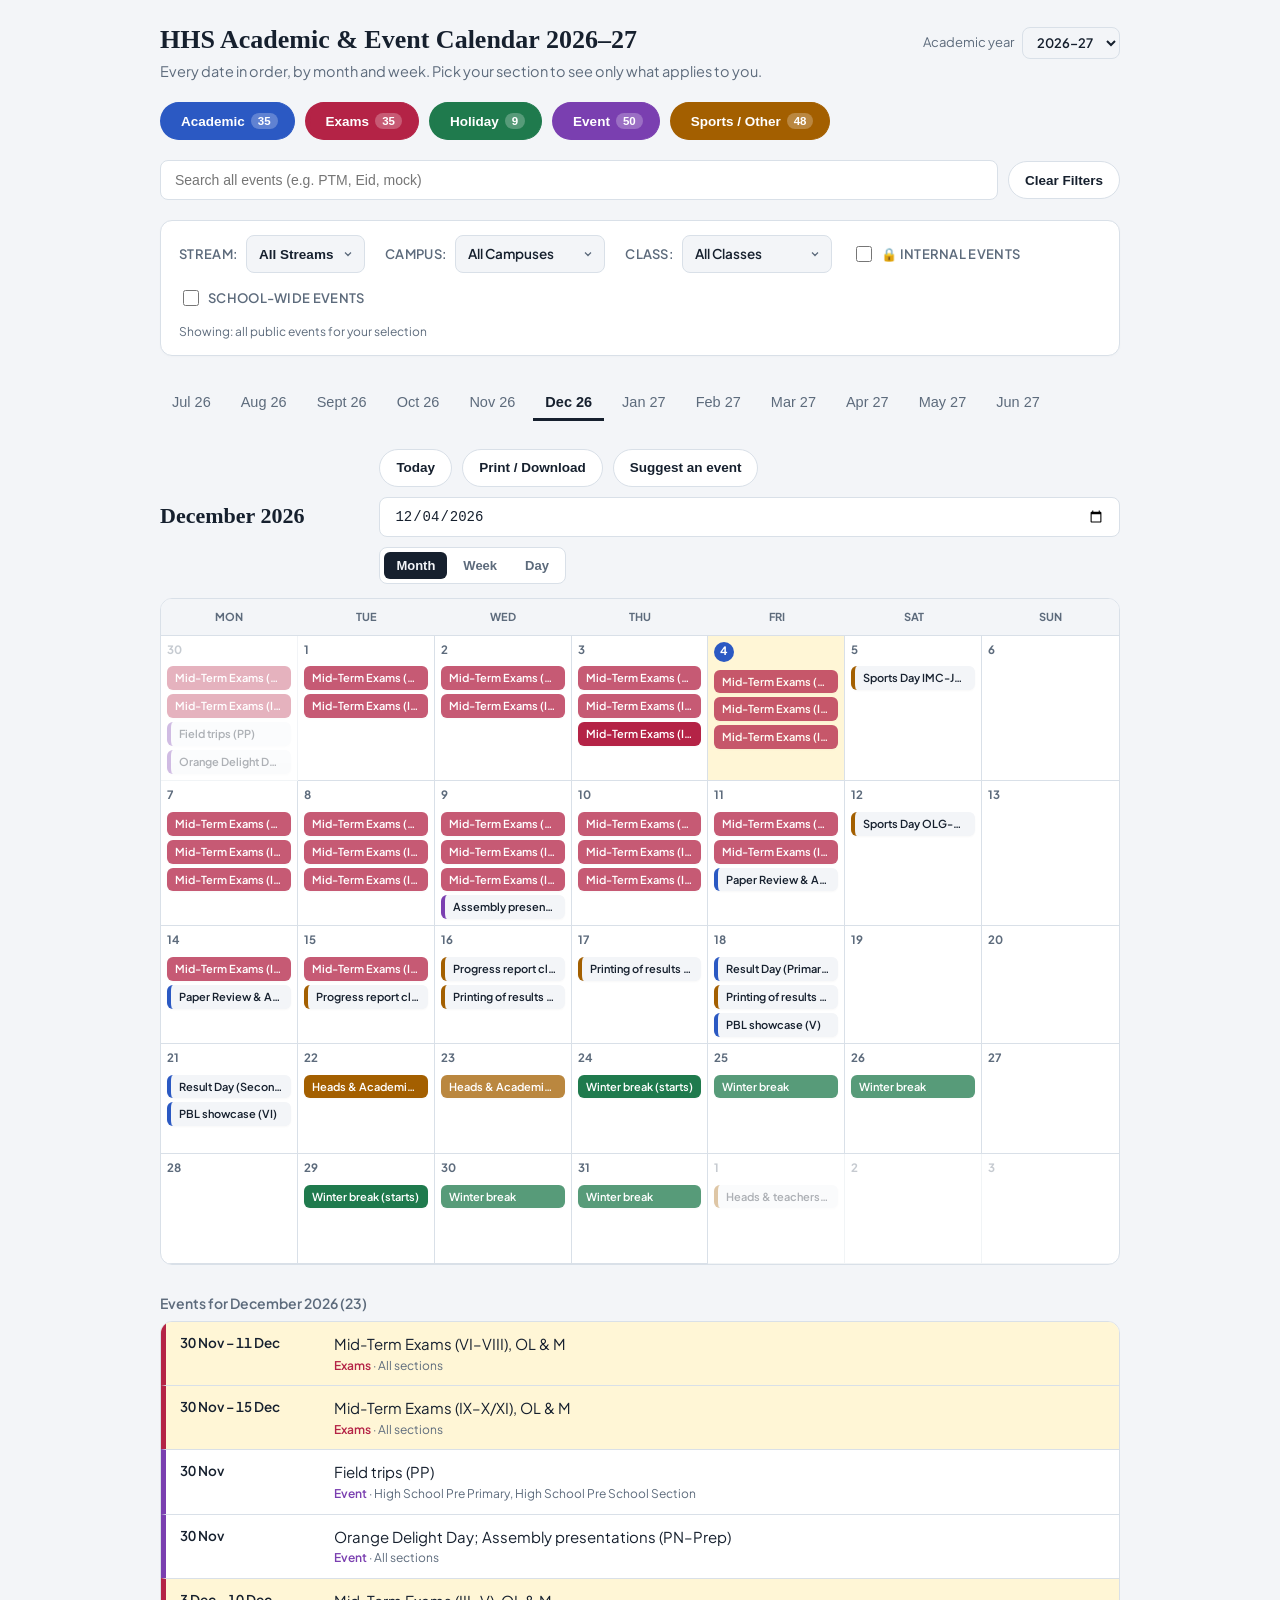
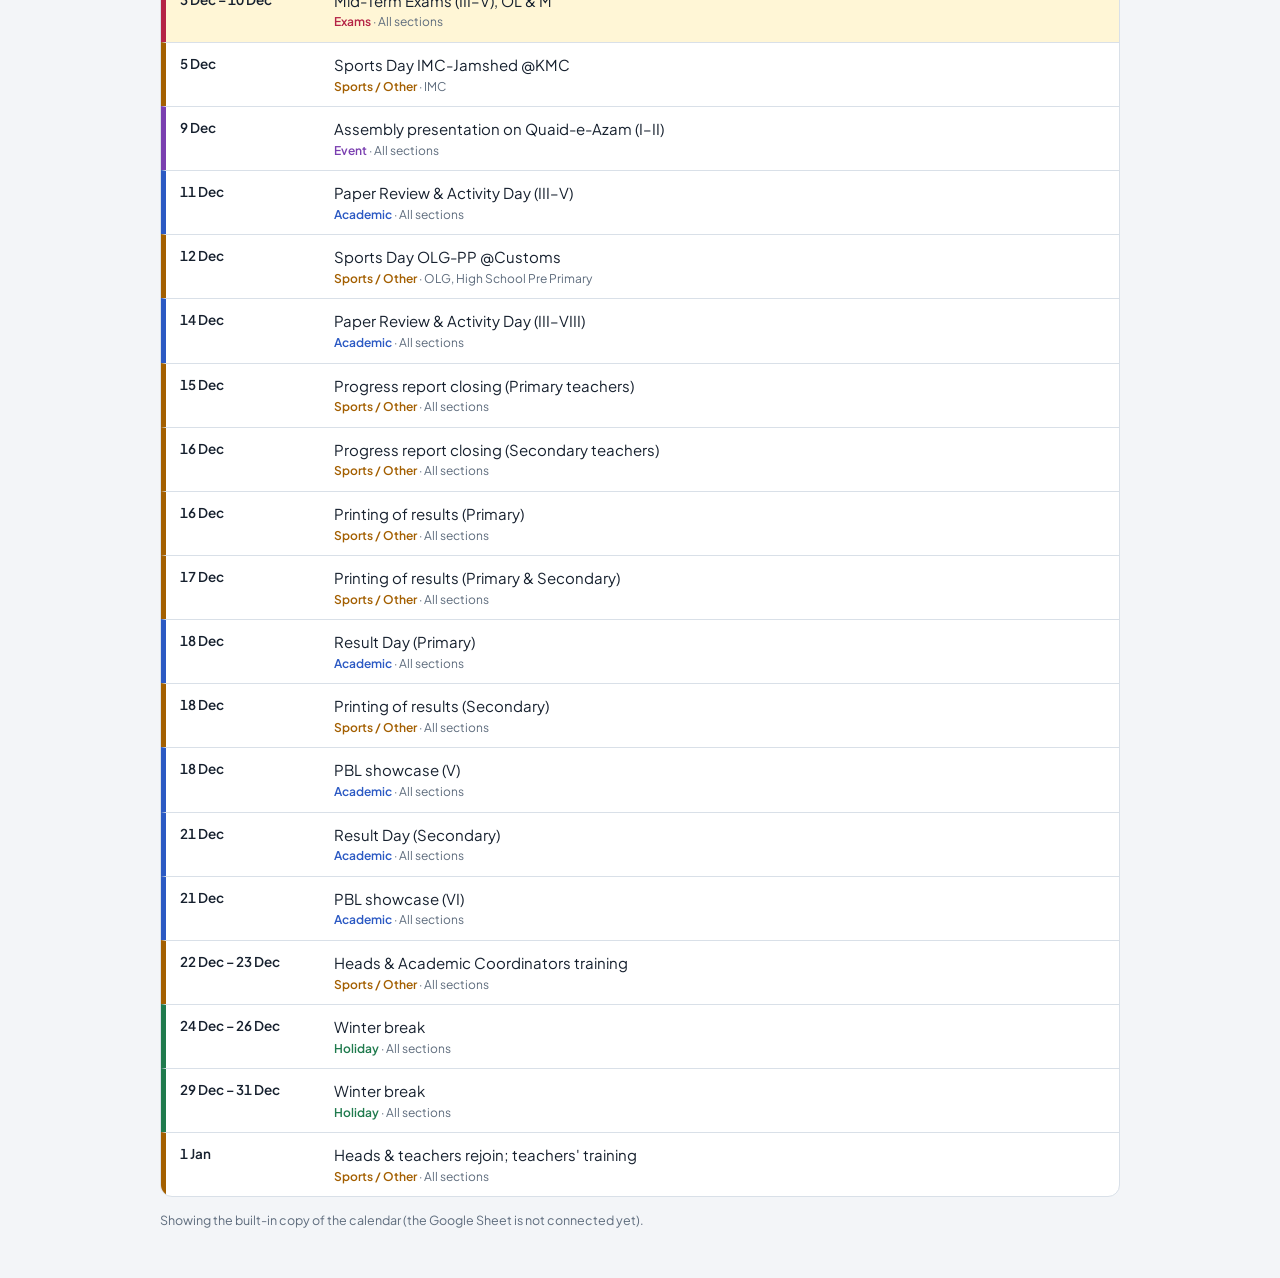
<file: index.html>
<!doctype html>
<!--
 HHS CALENDAR (Google Sheet edition) : FILE MAP. See README.md for the full guide.
   index.html        this page: the layout (headings, buttons, empty boxes)
   css/styles.css    look and feel (colours, sizes)
   js/app.js         the program, in numbered STEPs
   config.js         YOUR SETTINGS: the Google Sheet link and the optional "Suggest an event" link
   data/fallback.js  a built-in copy of the events, used only if the sheet cannot be reached
-->
<html lang="en">
<head>
<meta charset="utf-8">
<meta name="viewport" content="width=device-width, initial-scale=1, viewport-fit=cover">
<title>HHS Academic & Event Calendar</title>
<link href="https://fonts.googleapis.com/css2?family=Plus+Jakarta+Sans:wght@400;500;600;700;800&display=swap" rel="stylesheet">
<link rel="stylesheet" href="css/styles.css">
<!-- SETTINGS and the built-in fallback copy of the events (the live events come from your Google Sheet). -->
<script src="config.js"></script>
<script src="data/fallback.js"></script>
</head>
<!-- PART B: PAGE LAYOUT. These are the visible blocks of the page, from top to bottom: heading, type filter chips, search box, Stream/Campus/Class dropdowns, month tabs, buttons row, calendar grid, event list. Some boxes are empty here (cats, cal, overview) because the program in PART C fills them. -->
<body>
<main>
  <!-- Top Heading -->
  <div class="titlebar"><h1 id="ttl">HHS Academic & Event Calendar</h1><label class="yr">Academic year <select id="yrSel" aria-label="Academic year"></select></label></div>
  <p class="sub">Every date in order, by month and week. Pick your section to see only what applies to you.</p>

  <!-- Category Filter Pills with Dynamic Numbers -->
  <div class="bar" id="cats"></div>

  <!-- Search with Live Autocomplete Suggestions -->
  <div class="bar">
    <div class="search-wrapper">
      <input type="search" id="q" placeholder="Search all events (e.g. PTM, Eid, mock)" aria-label="Search events" autocomplete="off">
      <div class="suggestions-dropdown" id="suggestionsBox"></div>
    </div>
    <button class="chip" id="clrBtn">Clear Filters</button>
  </div>

  <!-- Dropdown Filters Bar -->
  <div class="dropdown-bar">
    <div class="filter-item">
      <label>Stream:</label>
      <select id="stSel" class="compact-select">
        <option value="ALL">All Streams</option>
        <option value="OL">O Level</option>
        <option value="M">Matric</option>
      </select>
    </div>
    <div class="filter-item">
      <label>Campus:</label>
      <div class="ms" id="cpSel"></div>
    </div>
    <div class="filter-item">
      <label>Class:</label>
      <div class="ms" id="lvSel"></div>
    </div>
      <div class="filter-item"><label class="chk"><input type="checkbox" id="intChk"> 🔒 Internal events</label></div>
  <div class="filter-item"><label class="chk" title="Events that do not name a class"><input type="checkbox" id="wideChk"> School-wide events</label></div>
   <div class="filter-item" style="flex-basis:100%"><span id="viewHint" class="chk-hint"></span></div>
      </div>

  <!-- Sticky Month Navigation Tabs -->
  <div class="tabs" id="monthTabs"></div>

  <!-- Calendar Controls Bar -->
  <div class="cal-controls">
    <h2 class="month-heading" id="mHeading"></h2>
    <div class="cal-actions">
      <button class="chip" data-act="today">Today</button>
      <button class="chip" data-act="print">Print / Download</button>
      <button class="chip" id="sugBtn" type="button"> Suggest an event </button>
      <input type="date" id="directDatePicker" aria-label="Select direct date">
      <div class="view-picker" id="viewPicker">
        <button class="view-btn active" data-v="month">Month</button>
        <button class="view-btn" data-v="week">Week</button>
        <button class="view-btn" data-v="day">Day</button>
      </div>
    </div>
  </div>

  <!-- Calendar Grid Display -->
  <div class="scroll"><div id="cal"></div></div>

  <!-- Detailed Event List Overview -->
  <div id="overview"></div>
  <p class="foot" id="srcNote"></p>
</main>

<dialog id="dlg"></dialog>
<div id="printArea"></div>

<script src="js/app.js"></script>
</body>
</html>
</file>
<file: css/styles.css>
/* PART A: LOOK AND FEEL. Only controls appearance (colours, sizes, spacing). To change a colour, edit the :root { } list at the top. */
:root {
  --bg: #f3f5f8;
  --card: #ffffff;
  --ink: #16202e;
  --mute: #5d6b7c;
  --line: #d9e0e8;
  
  /* Category Colors */
  --A: #2b59c3; /* Academic - Blue */
  --X: #b42346; /* Exams - Red */
  --H: #1f7a4d; /* Holiday - Green */
  --E: #7a3fb0; /* Event - Purple */
  --S: #a35f00; /* Sports/Other - Amber */
  --now: #fff6d6;

  box-sizing: border-box;
}

@media (prefers-color-scheme: dark) {
  :root:not([data-theme=light]) {
    --bg: #0e1520; --card: #161f2c; --ink: #e8edf3; --mute: #93a1b2; --line: #2a3646;
    --A: #7ea2ff; --X: #ff7d99; --H: #57c48c; --E: #c39bf0; --S: #f0b04a; --now: #3a3416;
  }
}

* { box-sizing: border-box; -webkit-tap-highlight-color: transparent; }
body {
  margin: 0;
  background: var(--bg);
  color: var(--ink);
  font: 15px/1.45 'Plus Jakarta Sans', system-ui, -apple-system, Segoe UI, Roboto, sans-serif;
  padding: 24px 16px 48px;
}
main { max-width: 960px; margin: 0 auto; }

/* Top Heading */
h1 { font: 700 26px/1.2 Georgia, 'Times New Roman', serif; margin: 0 0 6px; color: var(--ink); }
.sub { color: var(--mute); margin: 0 0 20px; font-size: 14.5px; }

/* Filter Bar & Chips */
.bar { display: flex; flex-wrap: wrap; gap: 10px; margin: 12px 0 20px; align-items: center; position: relative; }
.chip {
  border: 1px solid var(--line); background: var(--card); border-radius: 99px;
  padding: 8px 16px; cursor: pointer; font-size: 13.5px; font-weight: 600; color: var(--ink);
  transition: all 0.15s ease; display: inline-flex; align-items: center; justify-content: center; gap: 6px;
  min-height: 38px;
}
.chip[aria-pressed=true] { background: var(--ink); color: var(--bg); border-color: var(--ink); }
.cat { border-left: 5px solid var(--c); }
.cat[aria-pressed=true] { background: var(--c); border-color: var(--c); color: #ffffff; }
.cat-count {
  background: rgba(0,0,0,0.08); padding: 2px 7px; border-radius: 12px; font-size: 11.5px; font-weight: 700;
}
.cat[aria-pressed=true] .cat-count {
  background: rgba(255,255,255,0.25); color: #ffffff;
}

/* Search Wrapper & Autocomplete Suggestions Dropdown */
.search-wrapper { position: relative; flex: 1; min-width: 240px; }
input[type=search], input[type=date] {
  width: 100%; border: 1px solid var(--line); background: var(--card);
  border-radius: 8px; padding: 9px 14px; font-size: 14px; color: var(--ink); outline: none;
  min-height: 40px;
}
input[type=search]:focus, input[type=date]:focus { border-color: var(--A); box-shadow: 0 0 0 3px rgba(43,89,195,0.15); }

.suggestions-dropdown {
  position: absolute; top: 100%; left: 0; right: 0; margin-top: 4px;
  background: var(--card); border: 1px solid var(--line); border-radius: 10px;
  box-shadow: 0 8px 24px rgba(0,0,0,0.12); z-index: 100; max-height: 280px; overflow-y: auto;
  display: none;
}
.suggestions-dropdown.open { display: block; }
.suggestion-item {
  padding: 10px 14px; border-bottom: 1px solid var(--line); cursor: pointer;
  display: flex; justify-content: space-between; align-items: center; gap: 10px; font-size: 13px;
  transition: background 0.1s ease;
}
.suggestion-item:last-child { border-bottom: none; }
.suggestion-item:hover { background: var(--bg); }
.suggestion-title { font-weight: 600; color: var(--ink); flex: 1; white-space: nowrap; overflow: hidden; text-overflow: ellipsis; }
.suggestion-meta { font-size: 11.5px; color: var(--mute); display: flex; align-items: center; gap: 8px; flex-shrink: 0; }
.suggestion-tag { padding: 2px 6px; border-radius: 4px; background: var(--c); color: #fff; font-size: 10px; font-weight: 700; }

/* Dropdown Filters Row */
.dropdown-bar {
  display: flex; flex-wrap: wrap; gap: 14px 20px; margin-bottom: 22px;
  background: var(--card); padding: 14px 18px; border-radius: 12px; border: 1px solid var(--line);
  align-items: center; box-shadow: 0 1px 3px rgba(0,0,0,0.02);
}
.filter-item { display: flex; align-items: center; gap: 8px; }
.filter-item label { font-weight: 600; font-size: 13px; color: var(--mute); text-transform: uppercase; letter-spacing: 0.3px; }
select.compact-select {
  background: var(--bg); border: 1px solid var(--line); border-radius: 8px;
  padding: 8px 30px 8px 12px; font-weight: 600; font-size: 13.5px; color: var(--ink);
  -webkit-appearance: none; appearance: none; min-height: 38px;
  background-image: url("data:image/svg+xml,%3Csvg xmlns='http://www.w3.org/2000/svg' width='12' height='12' viewBox='0 0 24 24' fill='none' stroke='%235d6b7c' stroke-width='2.5'%3E%3Cpolyline points='6 9 12 15 18 9'%3E%3C/polyline%3E%3C/svg%3E");
  background-repeat: no-repeat; background-position: right 10px center; cursor: pointer;
}

/* Horizontal Month Tabs */
.tabs {
  display: flex; gap: 6px; overflow-x: auto; padding: 8px 0; margin-bottom: 20px;
  position: sticky; top: 0; background: var(--bg); z-index: 2;
}
.tabs button {
  flex: none; border: 0; border-bottom: 3px solid transparent; background: none;
  padding: 8px 12px; cursor: pointer; color: var(--mute); font-size: 14.5px; font-weight: 500;
}
.tabs button[aria-selected=true] { border-color: var(--ink); color: var(--ink); font-weight: 700; }

/* Calendar Controls Bar */
.cal-controls {
  display: flex; justify-content: space-between; align-items: center; margin-bottom: 14px; flex-wrap: wrap; gap: 12px;
}
.cal-actions { display: flex; align-items: center; gap: 10px; flex-wrap: wrap; }
.view-picker { display: flex; gap: 4px; background: var(--card); border: 1px solid var(--line); border-radius: 8px; padding: 4px; }
.view-btn { border: none; background: transparent; padding: 6px 12px; font-size: 13px; font-weight: 600; border-radius: 6px; cursor: pointer; color: var(--mute); }
.view-btn.active { background: var(--ink); color: var(--bg); }

/* Calendar Heading */
h2.month-heading { font: 700 22px Georgia, serif; margin: 0; color: var(--ink); }

/* Calendar Layout Grid */
.scroll { overflow-x: auto; border: 1px solid var(--line); border-radius: 12px; background: var(--card); margin-bottom: 28px; }
.grid { display: grid; grid-template-columns: repeat(7, minmax(110px, 1fr)); }
.grid-week { grid-template-columns: repeat(7, minmax(110px, 1fr)); }
.grid-day { grid-template-columns: 1fr; }

.dh { padding: 10px; font-weight: 700; font-size: 11px; text-transform: uppercase; color: var(--mute); border-bottom: 1px solid var(--line); background: var(--bg); text-align: center; }
.day { min-height: 110px; padding: 6px; border-right: 1px solid var(--line); border-bottom: 1px solid var(--line); display: flex; flex-direction: column; gap: 4px; position: relative; }
.day:nth-child(7n) { border-right: 0; }
.day.out { opacity: 0.35; }
.day.today { background: var(--now); }
.dn { font-size: 11.5px; font-weight: 700; color: var(--mute); margin-bottom: 4px; }
.today .dn b { background: var(--A); color: #fff; border-radius: 50%; width: 20px; height: 20px; display: inline-flex; align-items: center; justify-content: center; }

/* Calendar Event Pills */
.event-pill {
  padding: 4px 8px; border-radius: 6px; background: var(--bg);
  border-left: 4px solid var(--c); font-size: 11px; font-weight: 600;
  color: var(--ink); white-space: nowrap; overflow: hidden; text-overflow: ellipsis;
  cursor: pointer; box-shadow: 0 1px 2px rgba(0,0,0,0.03); transition: background 0.15s ease;
}
.event-pill:hover { background: var(--line); }
.event-pill.span-cont {
  background: var(--c); color: #ffffff; border-left: none;
}

/* Event List Overview */
h3 { font-size: 14px; color: var(--mute); margin: 20px 0 8px; font-weight: 600; }
ul { list-style: none; margin: 0; padding: 0; background: var(--card); border: 1px solid var(--line); border-radius: 12px; overflow: hidden; }
li { display: grid; grid-template-columns: 140px 1fr; gap: 2px 14px; padding: 11px 14px; border-left: 5px solid var(--c); border-top: 1px solid var(--line); }
li:first-child { border-top: 0; }
li.on { background: var(--now); }
.d { font-weight: 600; font-variant-numeric: tabular-nums; font-size: 13.5px; }
.m { grid-column: 2; font-size: 12px; color: var(--mute); }
.m b { color: var(--c); font-weight: 600; }
.none { color: var(--mute); margin: 0; font-size: 13.5px; }

@media(max-width: 520px) {
  li { grid-template-columns: 1fr; }
  .m { grid-column: 1; }
}

/* ===== ADD-ONS: dialogs, print, buttons ===== */
dialog{border:1px solid var(--line);border-radius:14px;background:var(--card);color:var(--ink);width:min(560px,calc(100% - 24px));padding:18px 20px;max-height:90vh;overflow:auto}
dialog::backdrop{background:rgba(0,0,0,.45)}
dialog h3{margin:0 0 10px;font-size:19px}.hint{font-size:12.5px;color:var(--mute);margin:6px 0}
.f{display:grid;gap:4px;margin-bottom:10px}.f label,dialog label{font-size:13px}.f2{display:grid;grid-template-columns:1fr 1fr;gap:10px}
dialog input:not([type=checkbox]),dialog select{font:inherit;color:inherit;background:var(--bg);border:1px solid var(--line);border-radius:8px;padding:8px 10px;width:100%}
.checks{display:flex;flex-wrap:wrap;gap:4px 14px;max-height:120px;overflow:auto}.checks label{display:flex;gap:5px;align-items:center}
.acts{display:flex;flex-wrap:wrap;gap:8px;justify-content:flex-end;margin-top:12px}dialog hr{border:0;border-top:1px solid var(--line);margin:16px 0 4px}
.del{color:var(--X);margin-left:8px;padding:2px 8px;font-size:12px}.mine{font-size:11px;color:var(--E);font-style:normal;border:1px solid var(--E);border-radius:10px;padding:0 6px}
#printArea{display:none}
dialog h4{margin:16px 0 6px;font-size:14px}.rv{overflow:auto;max-height:55vh;border:1px solid var(--line);border-radius:8px}.rv table{border-collapse:collapse;width:100%;font-size:12.5px}.rv th,.rv td{padding:5px 6px;border-bottom:1px solid var(--line);text-align:left;vertical-align:top}.rv input:not([type=checkbox]){min-width:190px}.bad{color:var(--X)}.wrn{color:var(--S)}dialog:has(.rv){width:min(920px,calc(100% - 24px))}
@media print{
  @page{margin:12mm}
  body{background:#fff;color:#000}dialog{display:none!important}
  body.pscreen .bar,body.pscreen .dropdown-bar,body.pscreen .tabs,body.pscreen .cal-actions,body.pscreen .sub,body.pscreen .suggestions-dropdown{display:none!important}
  body.pscreen .scroll{overflow:visible;border:0}
  body.plist main{display:none}body.plist #printArea{display:block;font:12px/1.35 system-ui,sans-serif}
  #printArea h1{font-size:20px;margin:0}#printArea h2{font-size:15px;margin:16px 0 4px;break-after:avoid}.psub{color:#444;margin:2px 0 8px}
  #printArea table{width:100%;border-collapse:collapse}#printArea th,#printArea td{border:1px solid #bbb;padding:4px 6px;text-align:left;vertical-align:top}
  #printArea tr{break-inside:avoid}#printArea th{background:#eee}
}

/* ===== EMBED MODE (Google Sites): fixed, predictable height so no inner scrolling is needed ===== */
body.embed{background:transparent}
body.embed main{padding-top:10px;padding-bottom:10px}
body.embed #overview,body.embed [data-act=add],body.embed [data-act=admin],body.embed .view-btn[data-v=day]{display:none!important}
body.embed .scroll{overflow:visible}
body.embed #cal{min-height:640px}
body.embed .day{height:100px;min-height:0;overflow:hidden;cursor:pointer}
body.embed .grid-week .day{height:600px}
body.embed .event-pill{white-space:nowrap;overflow:hidden;text-overflow:ellipsis;display:block}
body.embed .grid-week .event-pill{white-space:normal}
body.embed .more{display:block;background:none;border:0;padding:0 2px;font-size:11.5px;color:var(--mute);text-decoration:underline;cursor:pointer}
.dayEv{border-left:5px solid var(--c);padding:7px 10px;margin:6px 0;background:var(--bg);border-radius:6px}.dayEv small{display:block;color:var(--mute);margin-top:2px}

/* ===== YEAR PICKER ===== */
.titlebar{display:flex;gap:10px 18px;align-items:center;justify-content:space-between;flex-wrap:wrap}
.yr{font-size:13px;color:var(--mute);display:flex;gap:8px;align-items:center}
.yr select{font:inherit;font-weight:600;color:var(--ink);background:var(--bg);border:1px solid var(--line);border-radius:8px;padding:6px 10px}

/* ===== INTERNAL EVENTS, SUGGEST BUTTON, SOURCE NOTE ===== */
.intb{font-size:9.5px;font-weight:700;text-transform:uppercase;letter-spacing:.04em;border:1px solid currentColor;border-radius:4px;padding:0 3px;margin-right:4px;opacity:.85;white-space:nowrap}
.chip.intchip{border-style:dashed}
a.chip{text-decoration:none;color:inherit;display:inline-flex;align-items:center}
.foot{font-size:12.5px;color:var(--mute);margin:14px 0 0}
body.embed .foot{display:none}
  .chk{display:flex;gap:6px;align-items:center;font-size:13px;cursor:pointer;white-space:nowrap}
  .chk input{width:16px;height:16px;accent-color:var(--ink)}
.chk-hint{font-size:12px;color:var(--mute)}
/* ===== EVENT SUGGESTION FORM ===== */

.suggest-form {
  width: 100%;
}

.suggest-form h3 {
  margin: 0 0 5px;
  font-size: 20px;
  color: var(--ink);
}

.suggest-form .suggest-intro {
  margin: 0 0 16px;
  font-size: 13px;
  color: var(--mute);
}

.suggest-form .required {
  color: var(--X);
}

.suggest-form .error {
  display: none;
  margin: 10px 0;
  padding: 9px 11px;
  border-radius: 8px;
  background: rgba(180, 35, 70, .08);
  color: var(--X);
  font-size: 13px;
}

.suggest-form .success {
  display: none;
  margin: 10px 0;
  padding: 12px;
  border-radius: 8px;
  background: rgba(31, 122, 77, .10);
  color: var(--H);
  font-size: 13px;
  font-weight: 600;
}

.suggest-form .f2 {
  margin-bottom: 10px;
}

.suggest-form select,
.suggest-form input {
  min-height: 40px;
}

.suggest-form .acts {
  margin-top: 16px;
}

.suggest-submit {
  background: var(--ink);
  color: var(--bg);
  border-color: var(--ink);
}

.suggest-submit:disabled {
  opacity: .55;
  cursor: wait;
}

@media (max-width: 520px) {
  .suggest-form .f2 {
    grid-template-columns: 1fr;
  }
}

/* ===== MULTI-SELECT DROPDOWN ===== */
.ms { position: relative; }
.ms summary {
  list-style: none; cursor: pointer; min-height: 38px; min-width: 150px; max-width: 260px;
  display: flex; align-items: center;
  background: var(--bg); border: 1px solid var(--line); border-radius: 8px;
  padding: 8px 30px 8px 12px; font-weight: 600; font-size: 13.5px; color: var(--ink);
  white-space: nowrap; overflow: hidden; text-overflow: ellipsis;
  background-image: url("data:image/svg+xml,%3Csvg xmlns='http://www.w3.org/2000/svg' width='12' height='12' viewBox='0 0 24 24' fill='none' stroke='%235d6b7c' stroke-width='2.5'%3E%3Cpolyline points='6 9 12 15 18 9'%3E%3C/polyline%3E%3C/svg%3E");
  background-repeat: no-repeat; background-position: right 10px center;
}
.ms summary::-webkit-details-marker { display: none; }
.ms-panel {
  position: absolute; top: 100%; left: 0; z-index: 50; min-width: 100%;
  max-height: 260px; overflow-y: auto; margin-top: 4px; padding: 6px;
  background: var(--card); border: 1px solid var(--line); border-radius: 10px;
  box-shadow: 0 8px 24px rgba(0,0,0,.12);
}
.ms-panel label,
.filter-item .ms-panel label {
  display: flex; gap: 8px; align-items: center; padding: 6px 8px; border-radius: 6px;
  font-size: 13.5px; font-weight: 500; color: var(--ink); text-transform: none;
  letter-spacing: 0; cursor: pointer; white-space: nowrap;
}
.ms-panel label:hover { background: var(--bg); }
.ms-panel input[type=checkbox] { width: 16px; height: 16px; accent-color: var(--ink); }
.ms-clear {
  display: block; width: 100%; text-align: left; border: 0; background: none;
  color: var(--mute); font-size: 12.5px; padding: 4px 8px 6px; cursor: pointer; text-decoration: underline;
}
/* inside the suggestion pop-up the list sits in the flow, so the dialog does not clip it */
dialog .ms-panel { position: static; box-shadow: none; max-height: 180px; }
dialog .ms summary { max-width: none; }

/* keep checkbox rows in the suggestion pop-up as compact as on the main page */
.suggest-form .ms-panel input[type=checkbox] { min-height: 0; width: 16px; height: 16px; padding: 0; }
</file>
